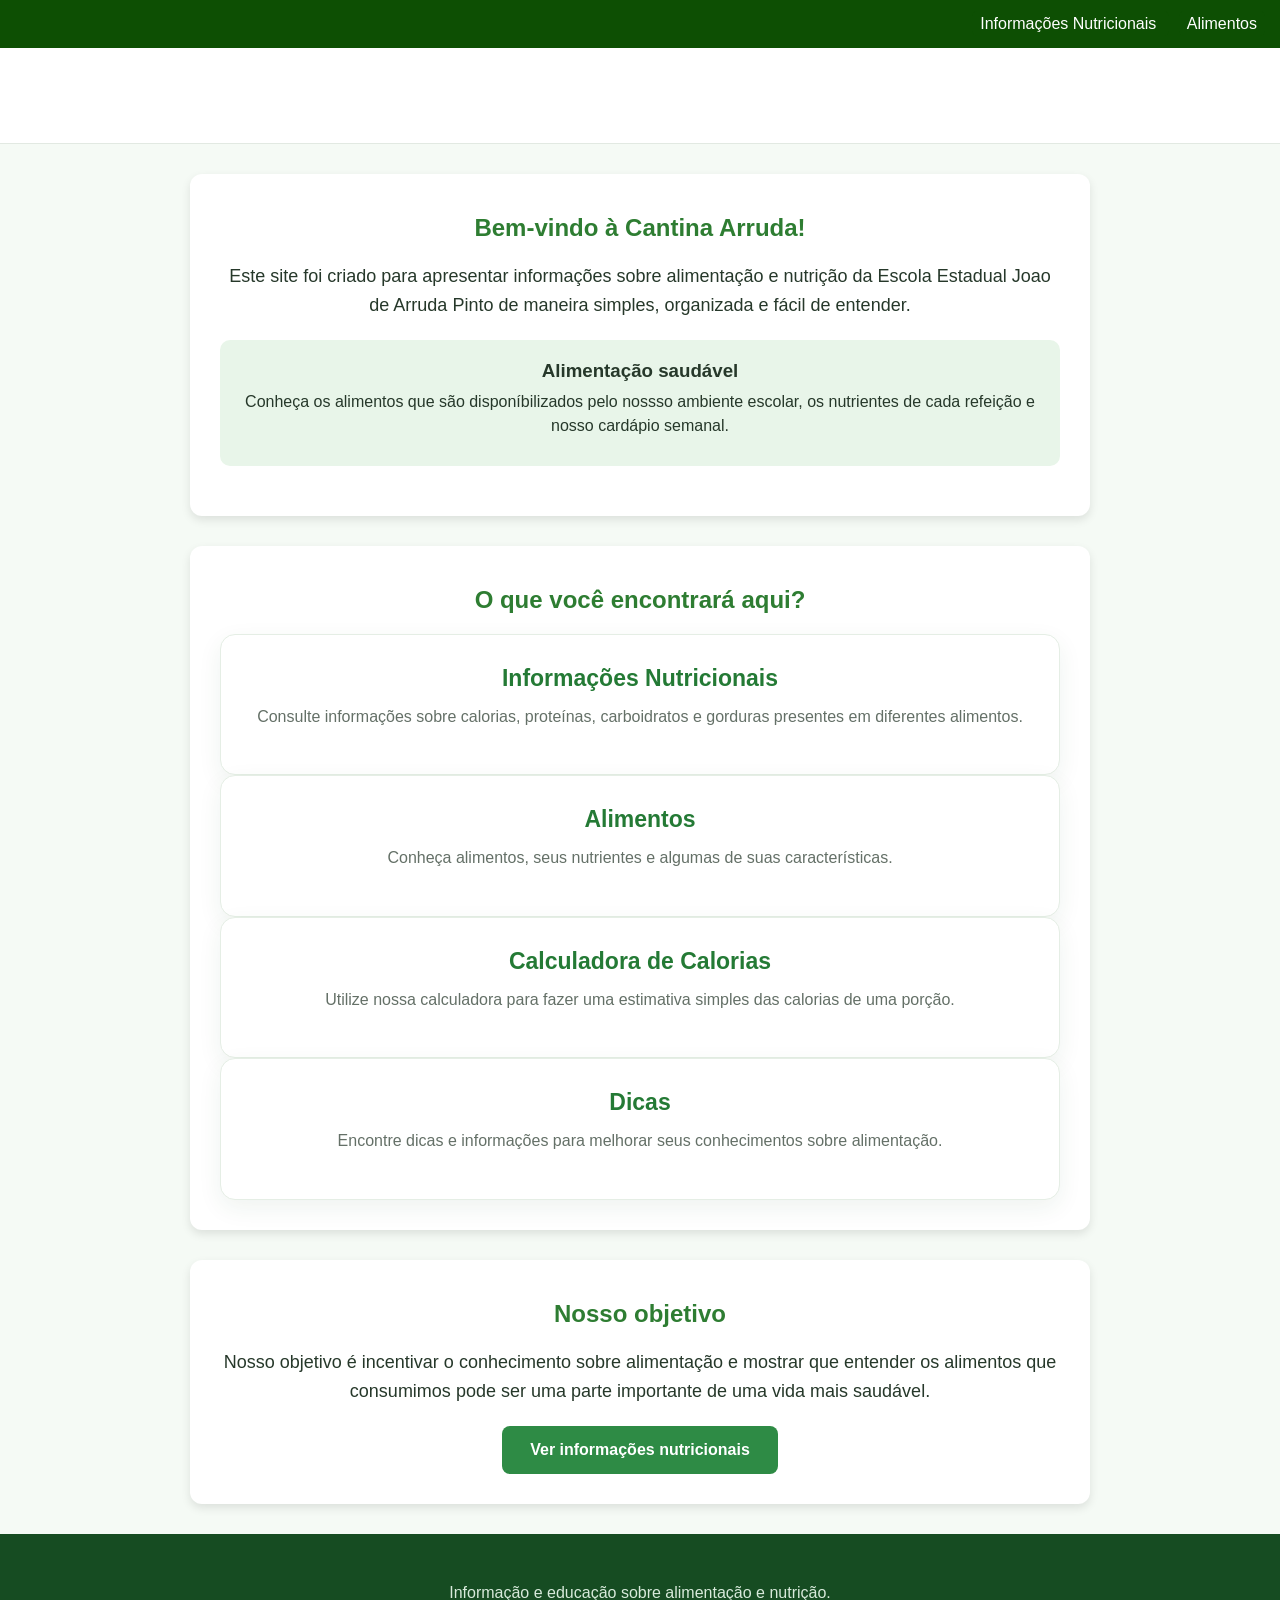
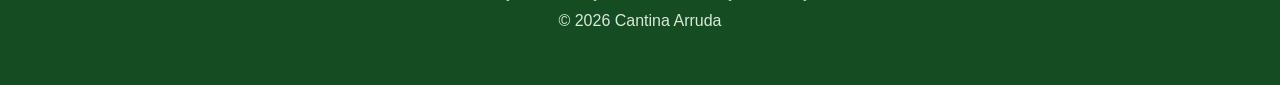
<file: index.html>
<!DOCTYPE html>
<html lang="pt-br">

<head>

    <meta charset="UTF-8">

    <meta name="viewport" content="width=device-width, initial-scale=1.0">

    <title>Início - Cantina Arruda</title>

    <link rel="stylesheet" href="style.css">

</head>


<body>


    

    <div class="topo">

        <a href="pagina2.html">
            Informações Nutricionais
        </a>

        <a href="pagina3.html">
            Alimentos
        </a>

    </div>



    

    <header>

        <h1>
            Cantina Arruda
        </h1>

        <p>
            Alimentação, nutrição e saúde
        </p>

    </header>



   

    <main>


        <div class="container">


            <h2>
                Bem-vindo à Cantina Arruda!
            </h2>


            <p class="info">

                Este site foi criado para apresentar informações
                sobre alimentação e nutrição da Escola Estadual Joao de Arruda Pinto de maneira simples,
                organizada e fácil de entender.

            </p>


            <div class="school">


                <h3>
                     Alimentação saudável
                </h3>


                <p>

                    Conheça os alimentos que são disponíbilizados pelo nossso ambiente escolar, os nutrientes de cada refeição e nosso cardápio semanal.

                </p>


            </div>


        </div>


        <div class="container">


            <h2>
                O que você encontrará aqui?
            </h2>


            <div class="menu">


                <div class="card">

                    <div class="emoji">
                        
                    </div>

                    <h3>
                        Informações Nutricionais
                    </h3>

                    <p>

                        Consulte informações sobre calorias,
                        proteínas, carboidratos e gorduras
                        presentes em diferentes alimentos.

                    </p>

                </div>



                <div class="card">

                   
                    <h3>
                        Alimentos
                    </h3>

                    <p>

                        Conheça alimentos, seus nutrientes
                        e algumas de suas características.

                    </p>

                </div>



                <div class="card">

                  
                    <h3>
                        Calculadora de Calorias
                    </h3>

                    <p>

                        Utilize nossa calculadora para fazer
                        uma estimativa simples das calorias
                        de uma porção.

                    </p>

                </div>



                <div class="card">

                   

                    <h3>
                        Dicas
                    </h3>

                    <p>

                        Encontre dicas e informações para
                        melhorar seus conhecimentos sobre
                        alimentação.

                    </p>

                </div>


            </div>


        </div>



        <div class="container">


            <h2>
                Nosso objetivo
            </h2>


            <p class="info">

                Nosso objetivo é incentivar o conhecimento
                sobre alimentação e mostrar que entender
                os alimentos que consumimos pode ser uma
                parte importante de uma vida mais saudável.

            </p>


            <a
                href="pagina2.html"
                class="botao"
            >

                Ver informações nutricionais

            </a>


        </div>


    </main>


    <footer>

       

        <p>
            Informação e educação sobre alimentação e nutrição.
        </p>


        <p>
            © 2026 Cantina Arruda
        </p>

    </footer>


</body>

</html>
</file>
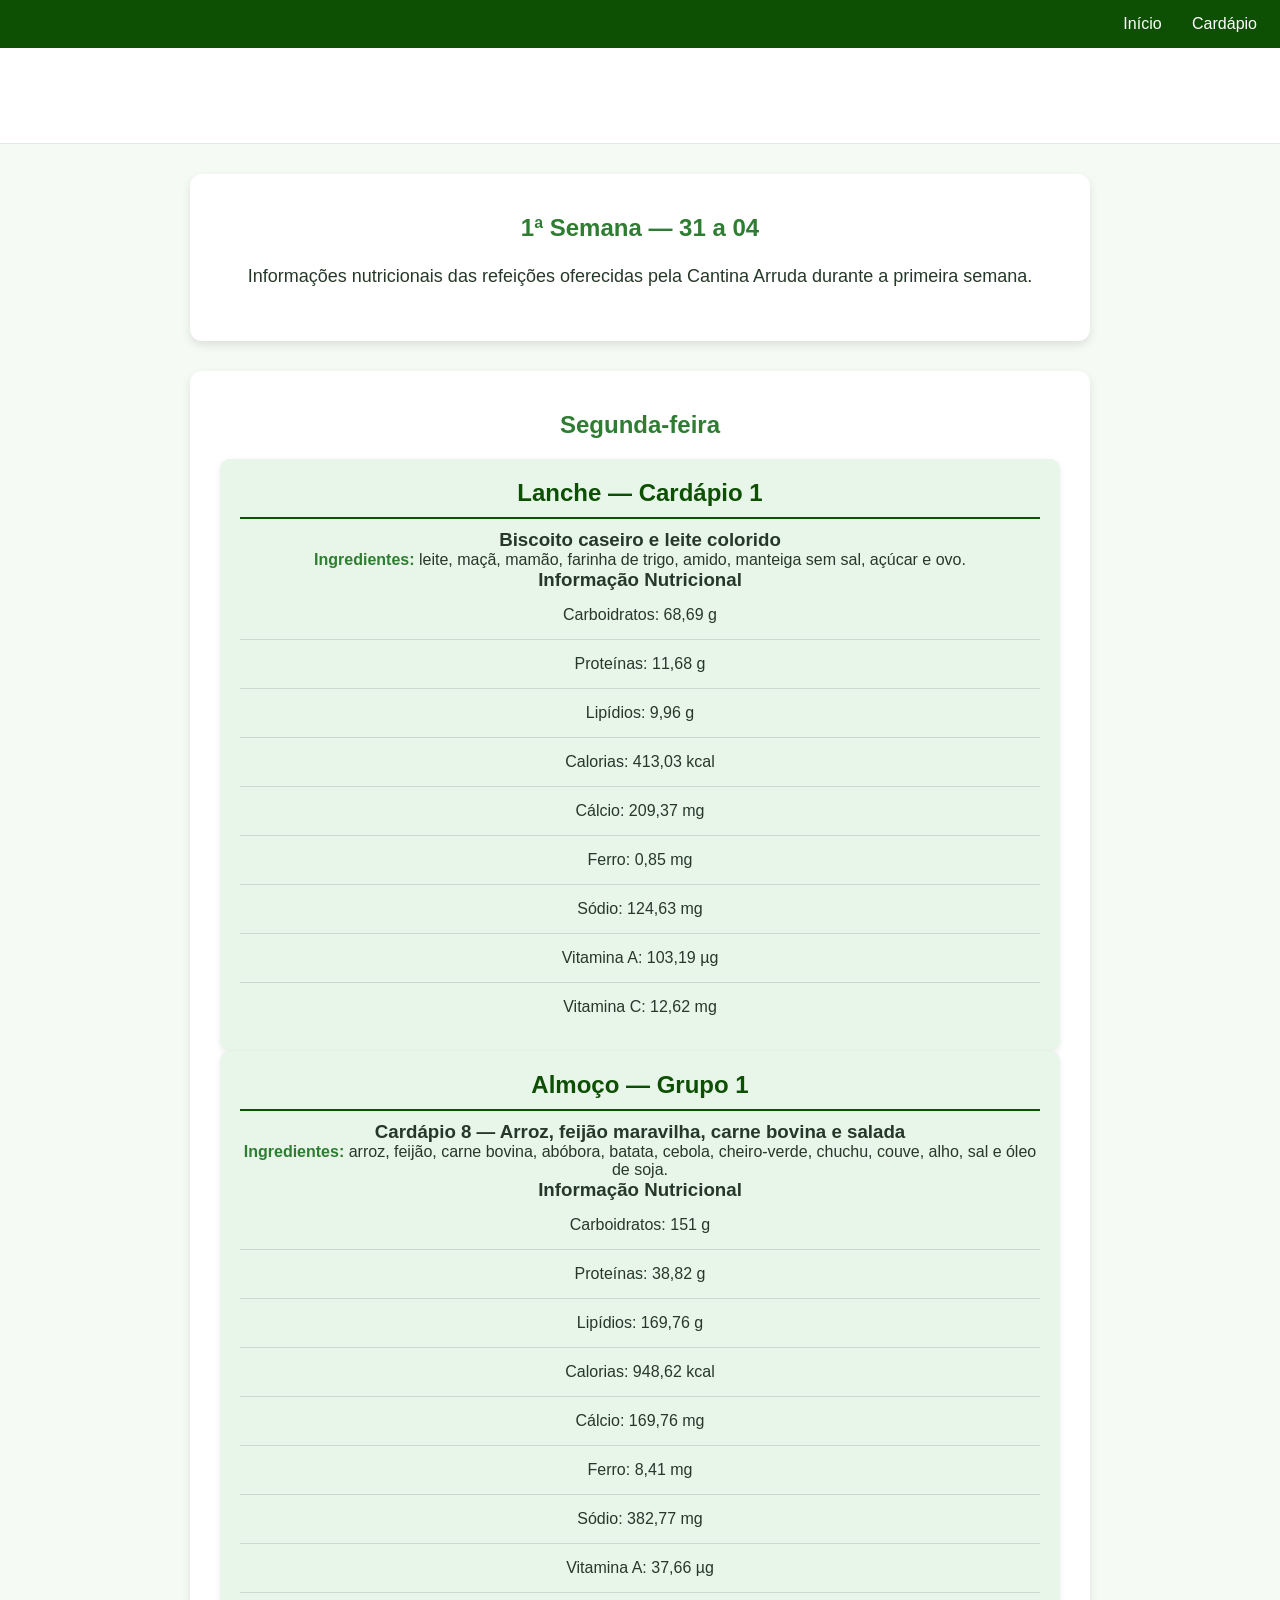
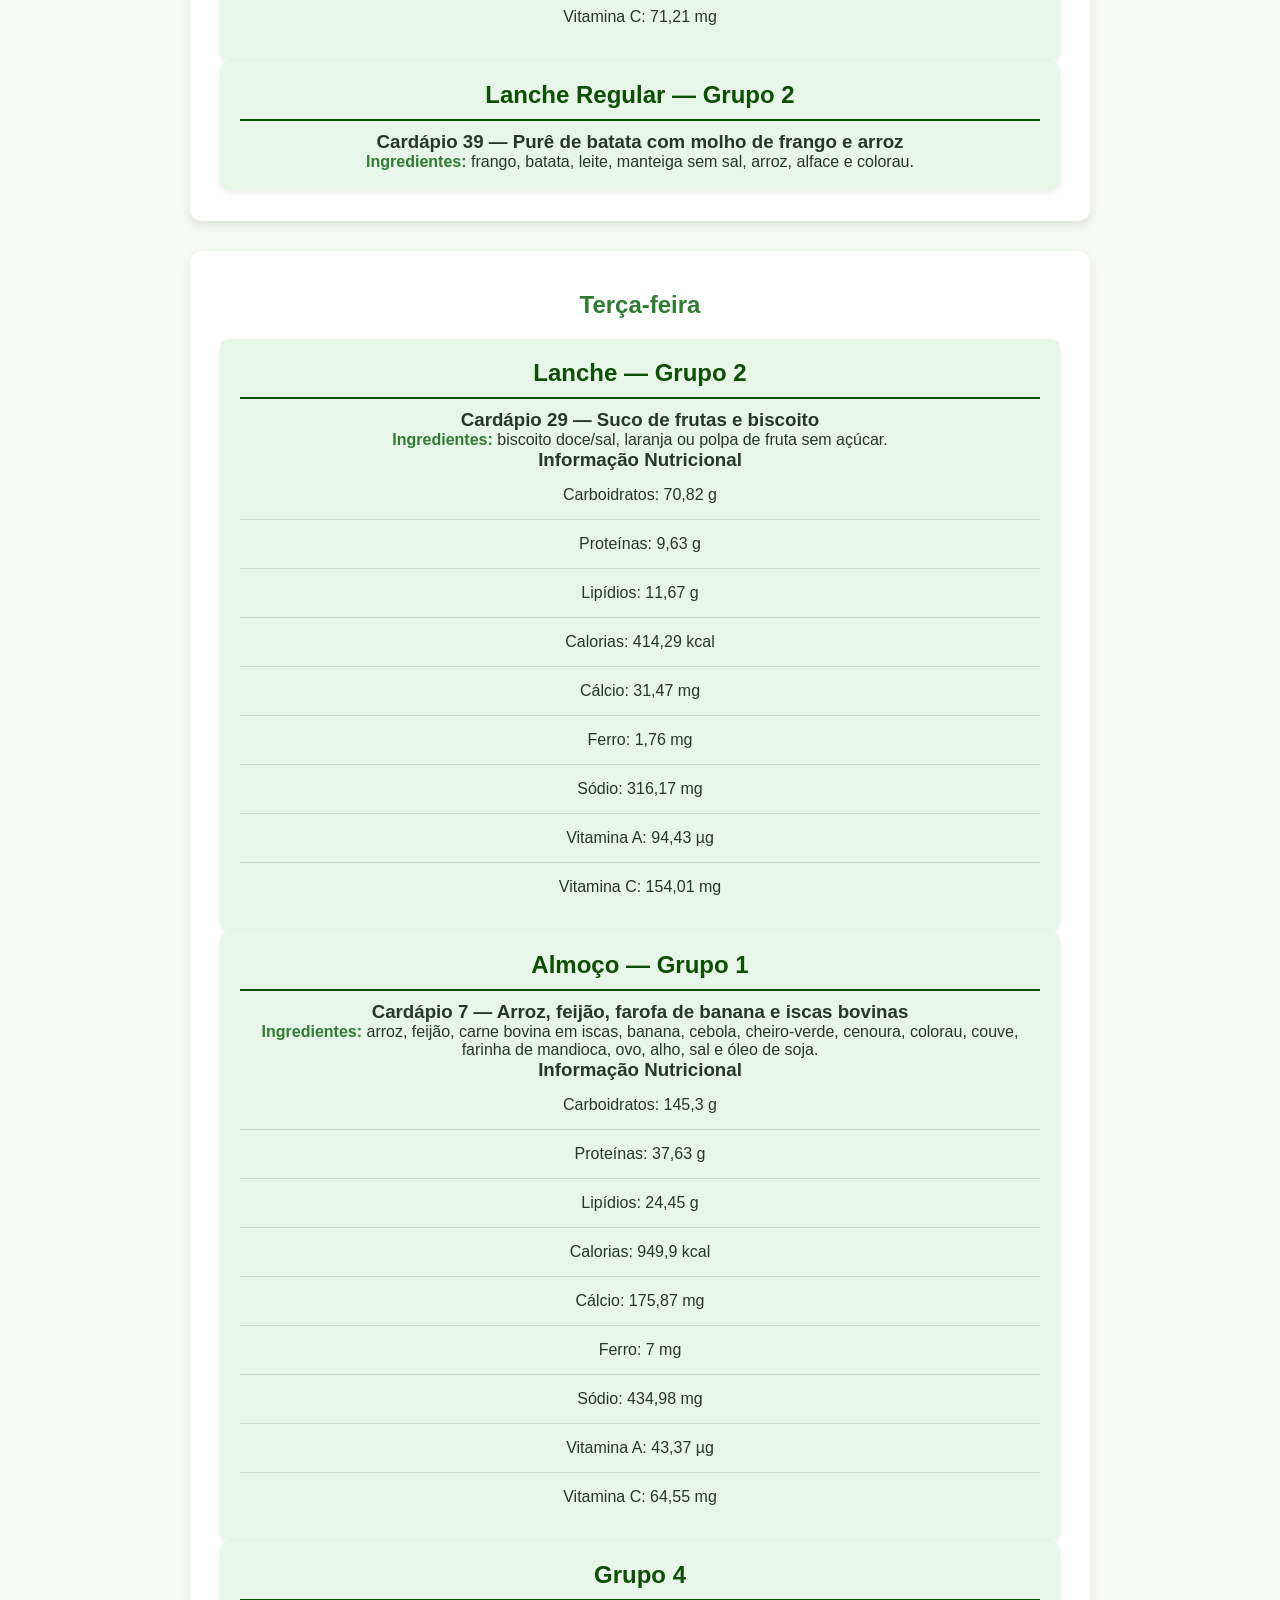
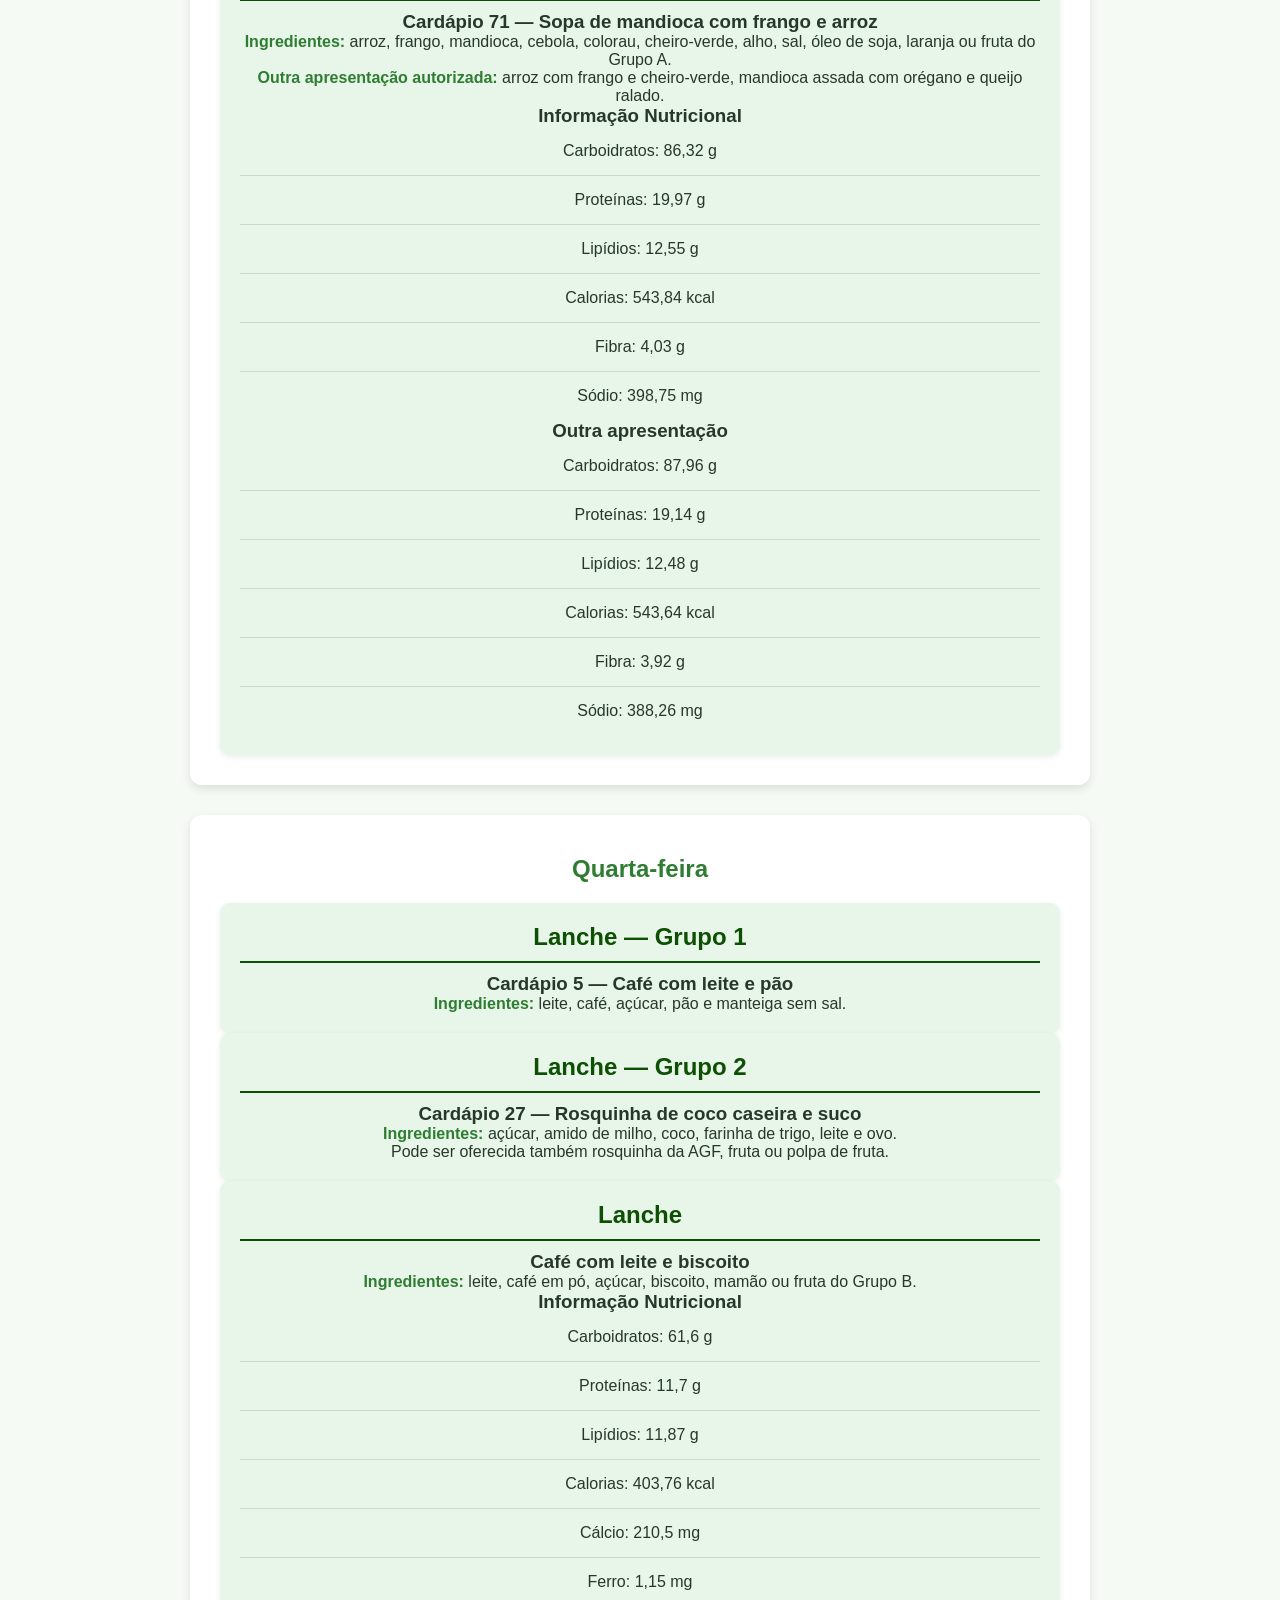
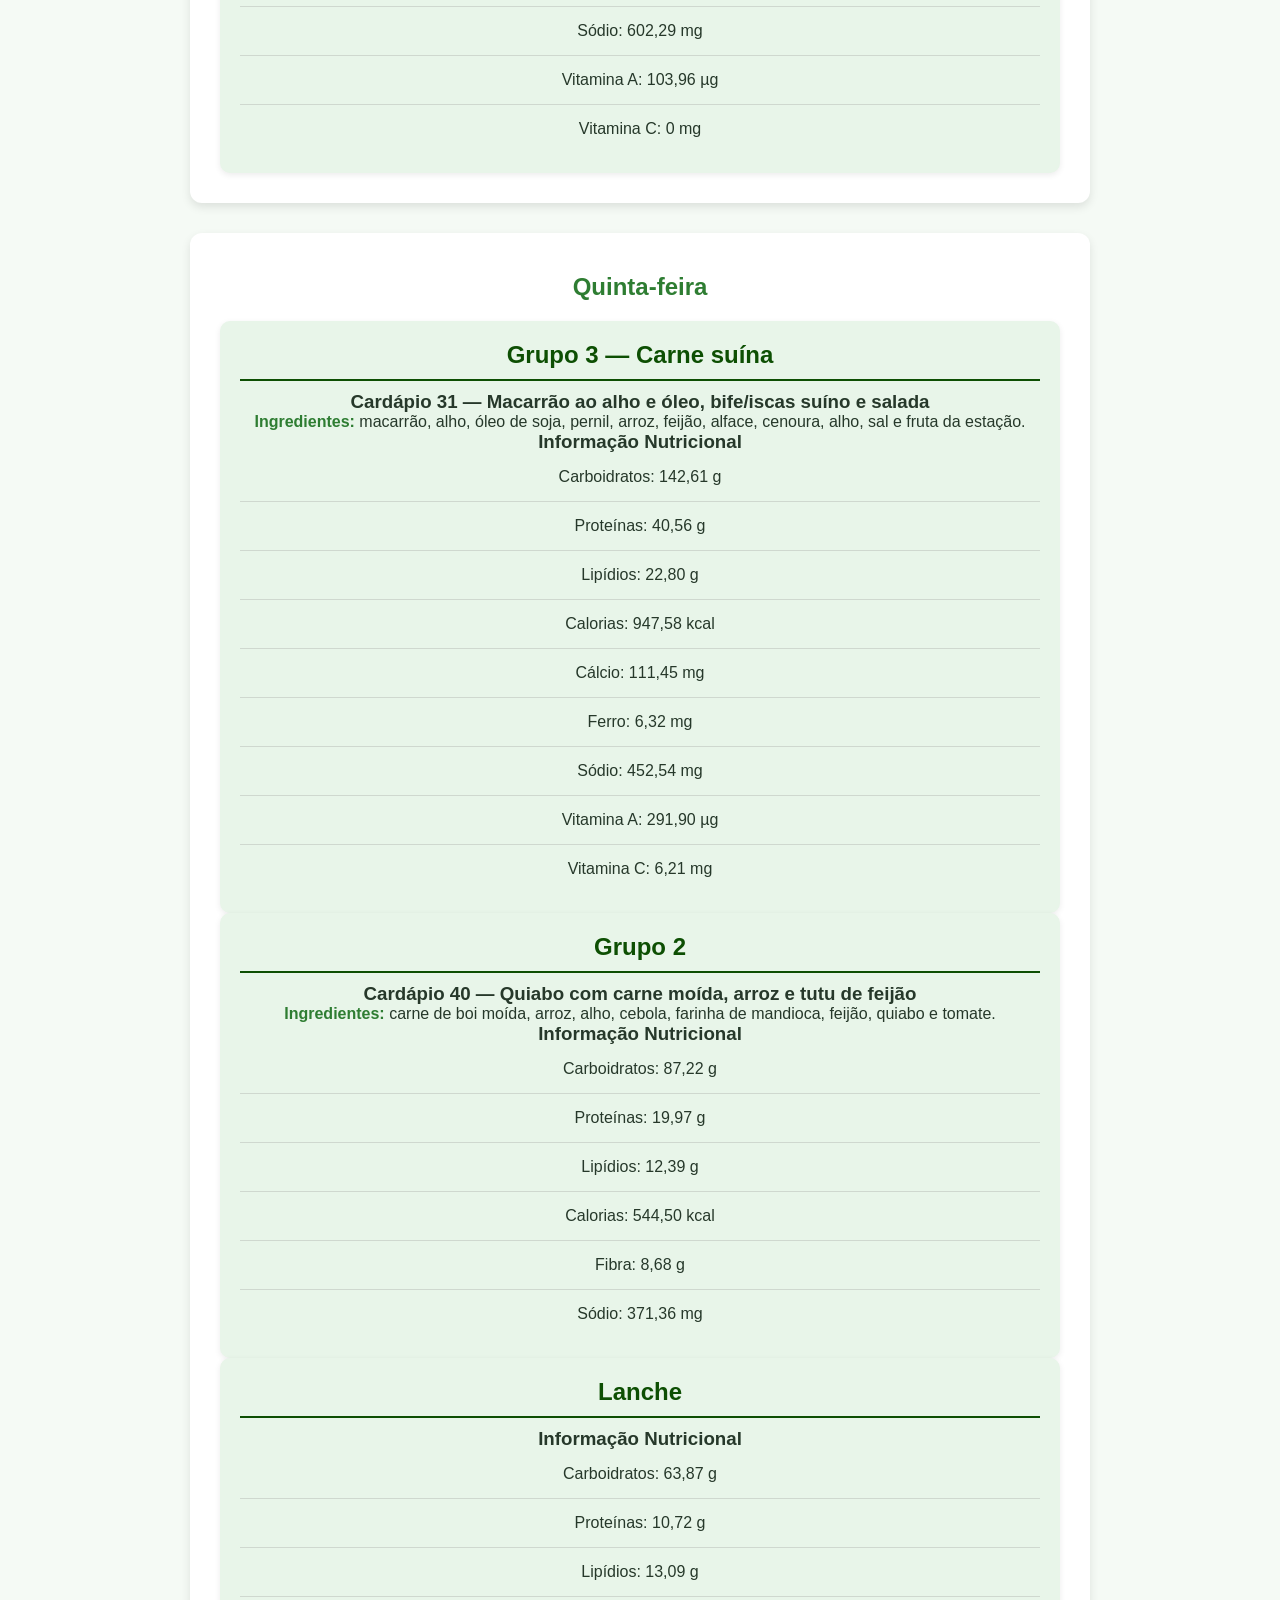
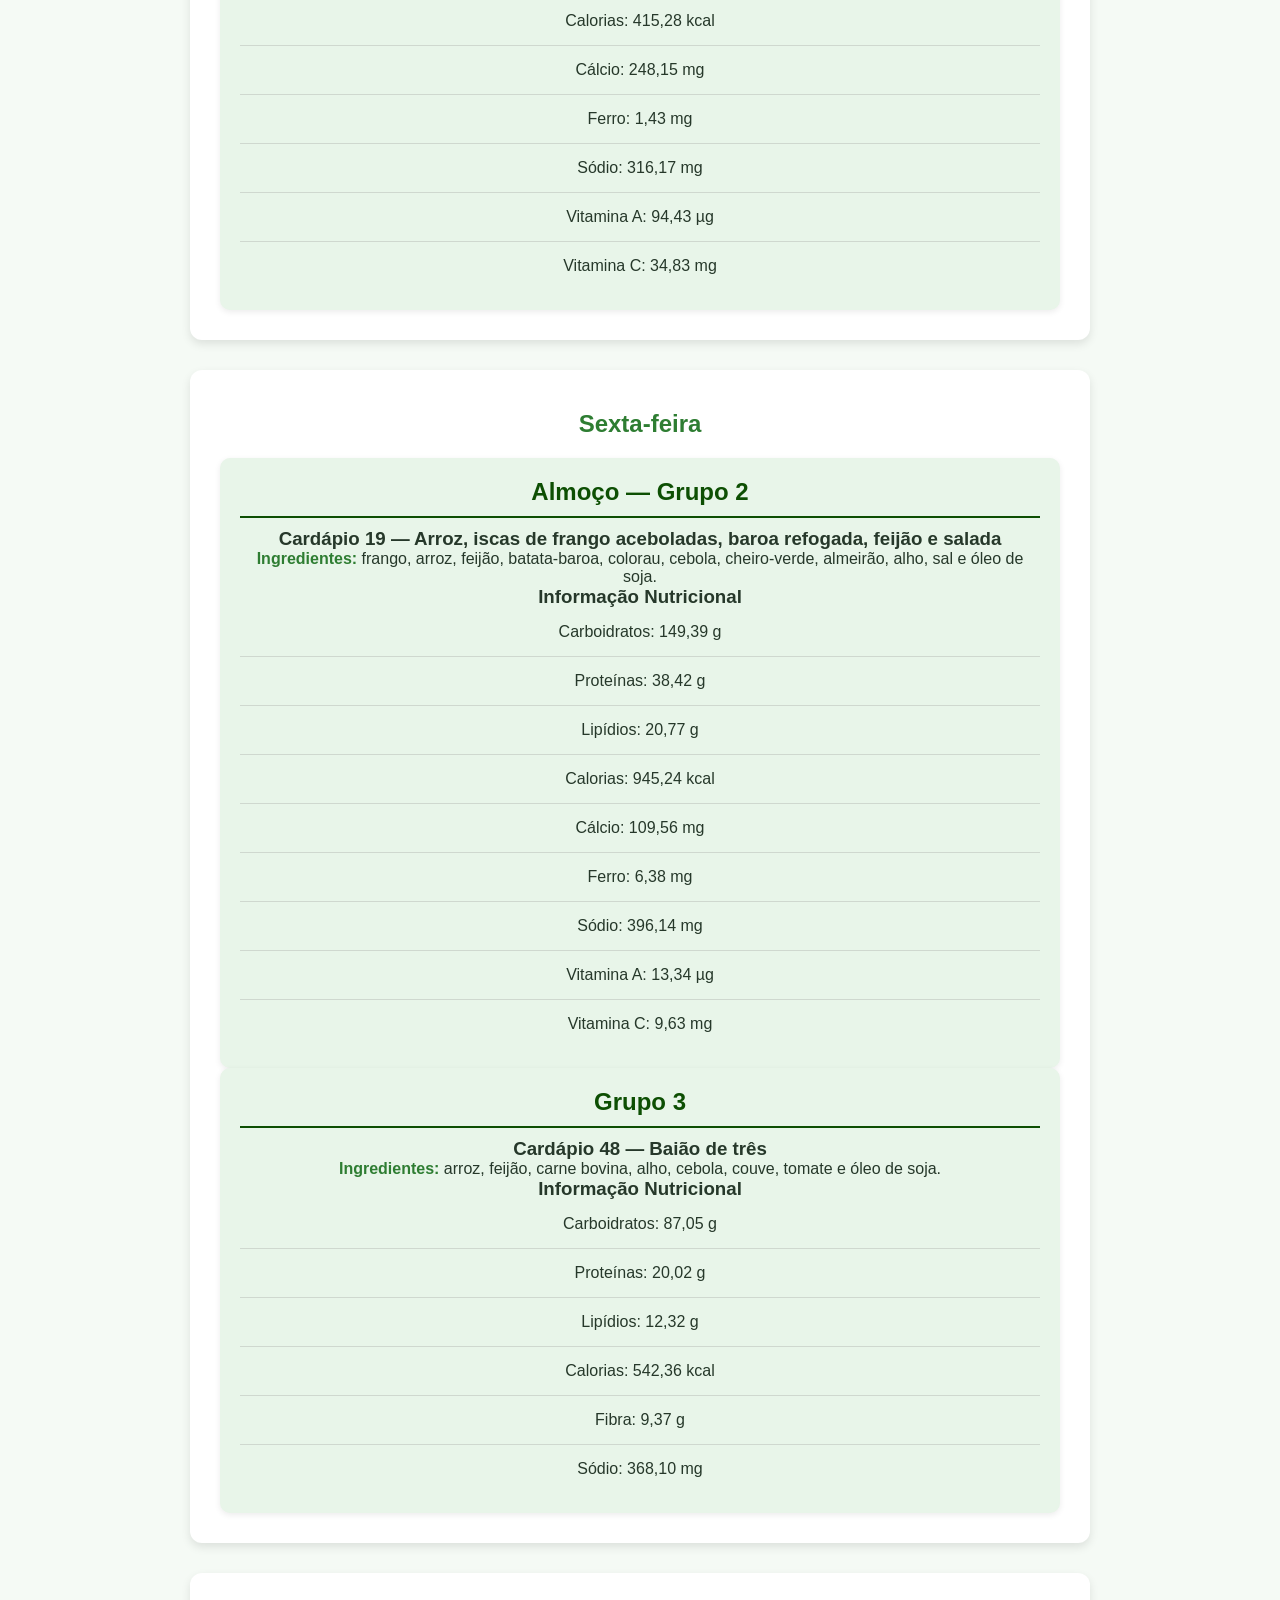
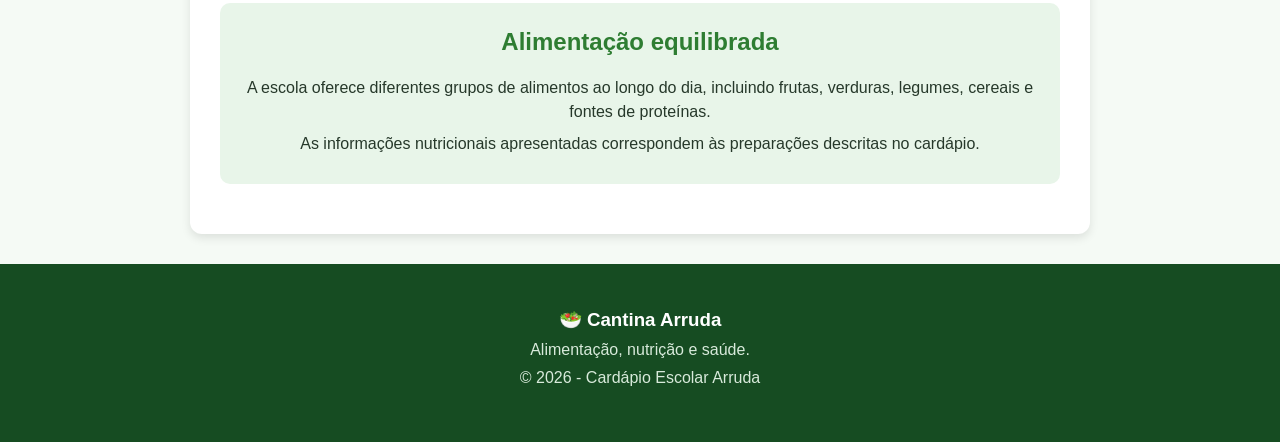
<file: pagina2.html>
<!DOCTYPE html>
<html lang="pt-br">

<head>

    <meta charset="UTF-8">

    <meta name="viewport" content="width=device-width, initial-scale=1.0">

    <title>Informações Nutricionais - Cantina Arruda</title>

    <link rel="stylesheet" href="style.css">

</head>

<body>

    
    <div class="topo">

        <a href="index.html">Início</a>

        <a href="pagina3.html">
            Cardápio
        </a>


    </div>


    
    <header>

        <h1>Informações Nutricionais</h1>

        <p>
            Confira os ingredientes e valores nutricionais das refeições.
        </p>

    </header>


    <main>

        <div class="container">

            <h2>1ª Semana — 31 a 04</h2>

            <p class="info">
                Informações nutricionais das refeições oferecidas pela
                Cantina Arruda durante a primeira semana.
            </p>

        </div>


        <div class="container">

            <h2>Segunda-feira</h2>



            <div class="categoria">

                <h2>Lanche — Cardápio 1</h2>

                <h3>Biscoito caseiro e leite colorido</h3>

                <p>
                    <strong>Ingredientes:</strong>
                    leite, maçã, mamão, farinha de trigo, amido,
                    manteiga sem sal, açúcar e ovo.
                </p>

                <h3>Informação Nutricional</h3>

                <ul>

                    <li>Carboidratos: 68,69 g</li>
                    <li>Proteínas: 11,68 g</li>
                    <li>Lipídios: 9,96 g</li>
                    <li>Calorias: 413,03 kcal</li>
                    <li>Cálcio: 209,37 mg</li>
                    <li>Ferro: 0,85 mg</li>
                    <li>Sódio: 124,63 mg</li>
                    <li>Vitamina A: 103,19 µg</li>
                    <li>Vitamina C: 12,62 mg</li>

                </ul>

            </div>


      

            <div class="categoria">

                <h2>Almoço — Grupo 1</h2>

                <h3>Cardápio 8 — Arroz, feijão maravilha, carne bovina e salada</h3>

                <p>
                    <strong>Ingredientes:</strong>
                    arroz, feijão, carne bovina, abóbora, batata,
                    cebola, cheiro-verde, chuchu, couve, alho,
                    sal e óleo de soja.
                </p>

                <h3>Informação Nutricional</h3>

                <ul>

                    <li>Carboidratos: 151 g</li>
                    <li>Proteínas: 38,82 g</li>
                    <li>Lipídios: 169,76 g</li>
                    <li>Calorias: 948,62 kcal</li>
                    <li>Cálcio: 169,76 mg</li>
                    <li>Ferro: 8,41 mg</li>
                    <li>Sódio: 382,77 mg</li>
                    <li>Vitamina A: 37,66 µg</li>
                    <li>Vitamina C: 71,21 mg</li>

                </ul>

            </div>

            <div class="categoria">

                <h2>Lanche Regular — Grupo 2</h2>

                <h3>Cardápio 39 — Purê de batata com molho de frango e arroz</h3>

                <p>
                    <strong>Ingredientes:</strong>
                    frango, batata, leite, manteiga sem sal,
                    arroz, alface e colorau.
                </p>

            </div>

        </div>


        <div class="container">

            <h2>Terça-feira</h2>


            <div class="categoria">

                <h2>Lanche — Grupo 2</h2>

                <h3>Cardápio 29 — Suco de frutas e biscoito</h3>

                <p>
                    <strong>Ingredientes:</strong>
                    biscoito doce/sal, laranja ou polpa de fruta
                    sem açúcar.
                </p>

                <h3>Informação Nutricional</h3>

                <ul>

                    <li>Carboidratos: 70,82 g</li>
                    <li>Proteínas: 9,63 g</li>
                    <li>Lipídios: 11,67 g</li>
                    <li>Calorias: 414,29 kcal</li>
                    <li>Cálcio: 31,47 mg</li>
                    <li>Ferro: 1,76 mg</li>
                    <li>Sódio: 316,17 mg</li>
                    <li>Vitamina A: 94,43 µg</li>
                    <li>Vitamina C: 154,01 mg</li>

                </ul>

            </div>


            <div class="categoria">

                <h2>Almoço — Grupo 1</h2>

                <h3>Cardápio 7 — Arroz, feijão, farofa de banana e iscas bovinas</h3>

                <p>
                    <strong>Ingredientes:</strong>
                    arroz, feijão, carne bovina em iscas, banana,
                    cebola, cheiro-verde, cenoura, colorau, couve,
                    farinha de mandioca, ovo, alho, sal e óleo de soja.
                </p>

                <h3>Informação Nutricional</h3>

                <ul>

                    <li>Carboidratos: 145,3 g</li>
                    <li>Proteínas: 37,63 g</li>
                    <li>Lipídios: 24,45 g</li>
                    <li>Calorias: 949,9 kcal</li>
                    <li>Cálcio: 175,87 mg</li>
                    <li>Ferro: 7 mg</li>
                    <li>Sódio: 434,98 mg</li>
                    <li>Vitamina A: 43,37 µg</li>
                    <li>Vitamina C: 64,55 mg</li>

                </ul>

            </div>


            <div class="categoria">

                <h2>Grupo 4</h2>

                <h3>Cardápio 71 — Sopa de mandioca com frango e arroz</h3>

                <p>
                    <strong>Ingredientes:</strong>
                    arroz, frango, mandioca, cebola, colorau,
                    cheiro-verde, alho, sal, óleo de soja,
                    laranja ou fruta do Grupo A.
                </p>

                <p>
                    <strong>Outra apresentação autorizada:</strong>
                    arroz com frango e cheiro-verde, mandioca assada
                    com orégano e queijo ralado.
                </p>

                <h3>Informação Nutricional</h3>

                <ul>

                    <li>Carboidratos: 86,32 g</li>
                    <li>Proteínas: 19,97 g</li>
                    <li>Lipídios: 12,55 g</li>
                    <li>Calorias: 543,84 kcal</li>
                    <li>Fibra: 4,03 g</li>
                    <li>Sódio: 398,75 mg</li>

                </ul>

                <h3>Outra apresentação</h3>

                <ul>

                    <li>Carboidratos: 87,96 g</li>
                    <li>Proteínas: 19,14 g</li>
                    <li>Lipídios: 12,48 g</li>
                    <li>Calorias: 543,64 kcal</li>
                    <li>Fibra: 3,92 g</li>
                    <li>Sódio: 388,26 mg</li>

                </ul>

            </div>

        </div>


        <div class="container">

            <h2>Quarta-feira</h2>


            <div class="categoria">

                <h2>Lanche — Grupo 1</h2>

                <h3>Cardápio 5 — Café com leite e pão</h3>

                <p>
                    <strong>Ingredientes:</strong>
                    leite, café, açúcar, pão e manteiga sem sal.
                </p>

            </div>


            <div class="categoria">

                <h2>Lanche — Grupo 2</h2>

                <h3>Cardápio 27 — Rosquinha de coco caseira e suco</h3>

                <p>
                    <strong>Ingredientes:</strong>
                    açúcar, amido de milho, coco, farinha de trigo,
                    leite e ovo.
                </p>

                <p>
                    Pode ser oferecida também rosquinha da AGF,
                    fruta ou polpa de fruta.
                </p>

            </div>


            <div class="categoria">

                <h2>Lanche</h2>

                <h3>Café com leite e biscoito</h3>

                <p>
                    <strong>Ingredientes:</strong>
                    leite, café em pó, açúcar, biscoito,
                    mamão ou fruta do Grupo B.
                </p>

                <h3>Informação Nutricional</h3>

                <ul>

                    <li>Carboidratos: 61,6 g</li>
                    <li>Proteínas: 11,7 g</li>
                    <li>Lipídios: 11,87 g</li>
                    <li>Calorias: 403,76 kcal</li>
                    <li>Cálcio: 210,5 mg</li>
                    <li>Ferro: 1,15 mg</li>
                    <li>Sódio: 602,29 mg</li>
                    <li>Vitamina A: 103,96 µg</li>
                    <li>Vitamina C: 0 mg</li>

                </ul>

            </div>

        </div>



        <div class="container">

            <h2>Quinta-feira</h2>


            <div class="categoria">

                <h2>Grupo 3 — Carne suína</h2>

                <h3>
                    Cardápio 31 — Macarrão ao alho e óleo,
                    bife/iscas suíno e salada
                </h3>

                <p>
                    <strong>Ingredientes:</strong>
                    macarrão, alho, óleo de soja, pernil, arroz,
                    feijão, alface, cenoura, alho, sal e fruta da estação.
                </p>

                <h3>Informação Nutricional</h3>

                <ul>

                    <li>Carboidratos: 142,61 g</li>
                    <li>Proteínas: 40,56 g</li>
                    <li>Lipídios: 22,80 g</li>
                    <li>Calorias: 947,58 kcal</li>
                    <li>Cálcio: 111,45 mg</li>
                    <li>Ferro: 6,32 mg</li>
                    <li>Sódio: 452,54 mg</li>
                    <li>Vitamina A: 291,90 µg</li>
                    <li>Vitamina C: 6,21 mg</li>

                </ul>

            </div>


            <div class="categoria">

                <h2>Grupo 2</h2>

                <h3>
                    Cardápio 40 — Quiabo com carne moída,
                    arroz e tutu de feijão
                </h3>

                <p>
                    <strong>Ingredientes:</strong>
                    carne de boi moída, arroz, alho, cebola,
                    farinha de mandioca, feijão, quiabo e tomate.
                </p>

                <h3>Informação Nutricional</h3>

                <ul>

                    <li>Carboidratos: 87,22 g</li>
                    <li>Proteínas: 19,97 g</li>
                    <li>Lipídios: 12,39 g</li>
                    <li>Calorias: 544,50 kcal</li>
                    <li>Fibra: 8,68 g</li>
                    <li>Sódio: 371,36 mg</li>

                </ul>

            </div>


            <div class="categoria">

                <h2>Lanche</h2>

                <h3>Informação Nutricional</h3>

                <ul>

                    <li>Carboidratos: 63,87 g</li>
                    <li>Proteínas: 10,72 g</li>
                    <li>Lipídios: 13,09 g</li>
                    <li>Calorias: 415,28 kcal</li>
                    <li>Cálcio: 248,15 mg</li>
                    <li>Ferro: 1,43 mg</li>
                    <li>Sódio: 316,17 mg</li>
                    <li>Vitamina A: 94,43 µg</li>
                    <li>Vitamina C: 34,83 mg</li>

                </ul>

            </div>

        </div>


  

        <div class="container">

            <h2>Sexta-feira</h2>


            <div class="categoria">

                <h2>Almoço — Grupo 2</h2>

                <h3>
                    Cardápio 19 — Arroz, iscas de frango aceboladas,
                    baroa refogada, feijão e salada
                </h3>

                <p>
                    <strong>Ingredientes:</strong>
                    frango, arroz, feijão, batata-baroa, colorau,
                    cebola, cheiro-verde, almeirão, alho, sal
                    e óleo de soja.
                </p>

                <h3>Informação Nutricional</h3>

                <ul>

                    <li>Carboidratos: 149,39 g</li>
                    <li>Proteínas: 38,42 g</li>
                    <li>Lipídios: 20,77 g</li>
                    <li>Calorias: 945,24 kcal</li>
                    <li>Cálcio: 109,56 mg</li>
                    <li>Ferro: 6,38 mg</li>
                    <li>Sódio: 396,14 mg</li>
                    <li>Vitamina A: 13,34 µg</li>
                    <li>Vitamina C: 9,63 mg</li>

                </ul>

            </div>


            <div class="categoria">

                <h2>Grupo 3</h2>

                <h3>Cardápio 48 — Baião de três</h3>

                <p>
                    <strong>Ingredientes:</strong>
                    arroz, feijão, carne bovina, alho,
                    cebola, couve, tomate e óleo de soja.
                </p>

                <h3>Informação Nutricional</h3>

                <ul>

                    <li>Carboidratos: 87,05 g</li>
                    <li>Proteínas: 20,02 g</li>
                    <li>Lipídios: 12,32 g</li>
                    <li>Calorias: 542,36 kcal</li>
                    <li>Fibra: 9,37 g</li>
                    <li>Sódio: 368,10 mg</li>

                </ul>

            </div>

        </div>


        <div class="container">

            <div class="school">

                <h2>Alimentação equilibrada</h2>

                <p>
                    A escola oferece diferentes grupos de alimentos
                    ao longo do dia, incluindo frutas, verduras,
                    legumes, cereais e fontes de proteínas.
                </p>

                <p>
                    As informações nutricionais apresentadas
                    correspondem às preparações descritas no cardápio.
                </p>

            </div>

        </div>

    </main>


    <footer>

        <h3>🥗 Cantina Arruda</h3>

        <p>
            Alimentação, nutrição e saúde.
        </p>

        <p>
            © 2026 - Cardápio Escolar Arruda
        </p>

    </footer>

</body>

</html>
</file>
<file: style.css>
* {
    margin: 0;
    padding: 0;
    box-sizing: border-box;
}




body {

    margin: 0;

    font-family: Georgia, "Times New Roman", serif;

    background-color: #f4fff4;

    color: #26352a;

}




.topo {

    background-color: #0d4f03;

    padding: 15px;

    text-align: right;

}


.topo a {

    color: white;

    text-decoration: none;

    margin-left: 10px;

    background: #0d4f03;

    padding: 4px 8px;

    border-radius: 5px;

}


.topo a:hover {

    background: #688cb3;

}




header {

    background-color: #0d4f03;

    color: white;

    text-align: center;

    padding: 35px;

}


header h1 {

    font-size: 40px;

    margin-bottom: 10px;

}


header p {

    font-size: 18px;

}




.container {

    max-width: 900px;

    margin: 30px auto;

    background: white;

    padding: 30px;

    border-radius: 12px;

    box-shadow:
        0 4px 10px rgba(0, 0, 0, 0.1);

    text-align: center;

}


h2 {

    color: #2e7d32;

    margin-top: 10px;

    margin-bottom: 20px;

    font-weight: bold;

}


.info {

    margin-bottom: 20px;

    font-size: 18px;

    line-height: 1.6;

}




.school {

    background-color: #e8f5e9;

    padding: 20px;

    border-radius: 10px;

    margin-bottom: 20px;

}


.school h2 {

    margin-top: 5px;

}


.school p {

    margin: 8px 0;

    line-height: 1.5;

}



.cardapio {

    display: grid;

    grid-template-columns:
        repeat(2, 1fr);

    gap: 20px;

    margin-top: 20px;

}


.categoria {

    background-color: #e8f5e9;

    border-radius: 10px;

    padding: 20px;

    box-shadow:
        0 2px 6px rgba(0, 0, 0, 0.08);

    transition: 0.3s;

}


.categoria:hover {

    transform: translateY(-4px);

    box-shadow:
        0 5px 12px rgba(0, 0, 0, 0.12);

}


.categoria h2 {

    text-align: center;

    color: #0d4f03;

    border-bottom:
        2px solid #0d4f03;

    padding-bottom: 10px;

    margin-top: 0;

    margin-bottom: 10px;

}


.categoria ul {

    list-style: none;

    padding: 0;

}


.categoria li {

    padding: 12px 5px;

    border-bottom:
        1px solid #cfd8cf;

    line-height: 1.5;

}


.categoria li:last-child {

    border-bottom: none;

}


.categoria strong {

    color: #2e7d32;

}



footer {

    text-align: center;

    padding: 25px;

    background-color: #2e7d32;

    color: white;

    margin-top: 30px;

}


footer h3 {

    margin-bottom: 10px;

}


footer p {

    margin: 5px;

}




@media (max-width: 700px) {

    .topo {

        text-align: center;

    }


    .topo a {

        display: inline-block;

        margin: 3px;

    }


    header h1 {

        font-size: 30px;

    }


    .cardapio {

        grid-template-columns: 1fr;

    }


    .container {

        margin: 20px 10px;

        padding: 20px;

    }

}





header {
    background: linear-gradient(135deg, #2e7d32, #66bb6a);
    color: white;

    padding: 20px 8%;

    display: flex;
    justify-content: space-between;
    align-items: center;
}

.logo {
    font-size: 28px;
    font-weight: bold;
}

nav a {
    color: white;
    text-decoration: none;

    margin-left: 25px;

    font-weight: bold;
}

nav a:hover {
    text-decoration: underline;
}




.hero {
    min-height: 450px;

    display: flex;
    align-items: center;
    justify-content: space-between;

    padding: 60px 8%;

    background-color: #e8f5e9;
}

.hero-text {
    max-width: 600px;
}

.hero h1 {
    font-size: 48px;
    color: #1b5e20;

    margin-bottom: 20px;
}

.hero p {
    font-size: 19px;

    line-height: 1.7;

    margin-bottom: 25px;
}

.button {
    display: inline-block;

    background-color: #2e7d32;

    color: white;

    padding: 14px 25px;

    border-radius: 8px;

    text-decoration: none;

    font-weight: bold;
}

.button:hover {
    background-color: #1b5e20;
}

.hero-icon {
    font-size: 150px;
}



section {
    padding: 60px 8%;
}

section h2 {
    text-align: center;

    color: #1b5e20;

    font-size: 34px;

    margin-bottom: 15px;
}

.subtitle {
    text-align: center;

    margin-bottom: 40px;

    color: #607064;
}




.cards {
    display: grid;

    grid-template-columns:
        repeat(auto-fit, minmax(220px, 1fr));

    gap: 25px;
}

.card {
    background-color: white;

    border-radius: 15px;

    padding: 25px;

    text-align: center;

    box-shadow: 0 5px 20px rgba(0, 0, 0, 0.08);

    transition: 0.3s;
}

.card:hover {
    transform: translateY(-7px);
}

.food-icon {
    font-size: 70px;

    margin-bottom: 15px;
}

.card h3 {
    color: #2e7d32;

    margin-bottom: 10px;
}

.card p {
    color: #59645b;

    line-height: 1.5;
}


.nutrition {
    background-color: white;
}

.nutrition-table {
    max-width: 800px;

    margin: auto;

    overflow-x: auto;

    border-radius: 15px;

    box-shadow: 0 5px 20px rgba(0, 0, 0, 0.08);
}

table {
    width: 100%;

    border-collapse: collapse;

    background-color: white;
}

th {
    background-color: #2e7d32;

    color: white;

    padding: 16px;
}

td {
    padding: 15px;

    text-align: center;

    border-bottom: 1px solid #ddd;
}

tr:hover {
    background-color: #f1f8f2;
}




.calculator {
    max-width: 600px;

    margin: auto;

    background-color: white;

    padding: 30px;

    border-radius: 15px;

    box-shadow: 0 5px 20px rgba(0, 0, 0, 0.08);
}

.calculator label {
    display: block;

    margin-bottom: 8px;

    font-weight: bold;
}

.calculator input {
    width: 100%;

    padding: 12px;

    margin-bottom: 20px;

    border: 1px solid #ccc;

    border-radius: 7px;

    font-size: 16px;
}

.calculator button {
    width: 100%;

    padding: 14px;

    background-color: #2e7d32;

    color: white;

    border: none;

    border-radius: 7px;

    font-size: 16px;

    font-weight: bold;

    cursor: pointer;
}

.calculator button:hover {
    background-color: #1b5e20;
}

#resultado {
    margin-top: 20px;

    text-align: center;

    font-size: 20px;

    font-weight: bold;

    color: #2e7d32;
}



.tips {
    background-color: #e8f5e9;
}

.tips-list {
    max-width: 800px;

    margin: auto;
}

.tip {
    background-color: white;

    padding: 20px;

    margin-bottom: 15px;

    border-radius: 10px;

    border-left: 5px solid #43a047;
}

.tip h3 {
    color: #2e7d32;

    margin-bottom: 8px;
}




footer {
    background-color: #1b5e20;

    color: white;

    text-align: center;

    padding: 30px;
}




@media (max-width: 700px) {

    header {
        flex-direction: column;
        gap: 15px;
    }

    nav a {
        margin: 0 8px;
    }

    .hero {
        flex-direction: column;
        text-align: center;
    }

    .hero h1 {
        font-size: 36px;
    }

    .hero-icon {
        font-size: 100px;
        margin-top: 30px;
    }
}


* {
    margin: 0;
    padding: 0;
    box-sizing: border-box;
}

html {
    scroll-behavior: smooth;
}

body {
    font-family: Arial, Helvetica, sans-serif;

    background: #f5faf5;

    color: #26382a;
}



header {
    width: 100%;

    background: #ffffff;

    padding: 20px 8%;

    display: flex;

    justify-content: space-between;

    align-items: center;

    border-bottom: 1px solid #e2e9e2;

    position: sticky;

    top: 0;

    z-index: 100;
}

.logo {
    color: #247a35;

    font-size: 27px;

    font-weight: bold;
}

nav {
    display: flex;

    gap: 25px;
}

nav a {
    color: #354c3a;

    text-decoration: none;

    font-weight: bold;

    transition: 0.3s;
}

nav a:hover {
    color: #2e8b45;
}




.inicio {
    min-height: 600px;

    padding: 80px 8%;

    display: flex;

    align-items: center;

    justify-content: space-between;

    background:
        linear-gradient(
            120deg,
            #e8f7e9,
            #f8fff8
        );
}

.inicio-texto {
    max-width: 650px;
}

.tag {
    display: inline-block;

    color: #287b38;

    font-size: 13px;

    font-weight: bold;

    letter-spacing: 2px;

    margin-bottom: 20px;
}

.inicio h1 {
    color: #185c27;

    font-size: 52px;

    line-height: 1.15;

    margin-bottom: 25px;
}

.inicio p {
    color: #5b6c5e;

    font-size: 18px;

    line-height: 1.8;

    margin-bottom: 30px;
}

.botao {
    display: inline-block;

    background: #2e8b45;

    color: white;

    padding: 15px 28px;

    border-radius: 8px;

    text-decoration: none;

    font-weight: bold;

    transition: 0.3s;
}

.botao:hover {
    background: #1f6c31;

    transform: translateY(-2px);
}

.inicio-imagem {
    font-size: 120px;

    letter-spacing: 10px;
}




section {
    padding: 80px 8%;
}

section h2 {
    text-align: center;

    color: #185c27;

    font-size: 36px;

    margin-bottom: 15px;
}

.subtitulo {
    text-align: center;

    color: #68776b;

    font-size: 17px;

    margin-bottom: 45px;
}




.cards {
    max-width: 1200px;

    margin: auto;

    display: grid;

    grid-template-columns:
        repeat(3, 1fr);

    gap: 25px;
}

.card {
    background: white;

    padding: 30px;

    border-radius: 15px;

    text-align: center;

    border: 1px solid #e5eee5;

    box-shadow:
        0 8px 25px rgba(30, 80, 40, 0.07);

    transition: 0.3s;
}

.card:hover {
    transform: translateY(-8px);

    box-shadow:
        0 15px 35px rgba(30, 80, 40, 0.13);
}

.icone {
    font-size: 65px;

    margin-bottom: 15px;
}

.card h3 {
    color: #247a35;

    font-size: 23px;

    margin-bottom: 12px;
}

.card p {
    color: #647067;

    line-height: 1.6;

    margin-bottom: 15px;
}

.card strong {
    color: #2e8b45;

    font-size: 14px;
}




.secao-verde {
    background: #eaf7eb;
}

.tabela-container {
    max-width: 1000px;

    margin: auto;

    background: white;

    border-radius: 15px;

    overflow-x: auto;

    box-shadow:
        0 8px 25px rgba(30, 80, 40, 0.08);
}

table {
    width: 100%;

    border-collapse: collapse;

    min-width: 700px;
}

th {
    background: #287b38;

    color: white;

    padding: 18px;

    text-align: center;
}

td {
    padding: 17px;

    text-align: center;

    border-bottom: 1px solid #e4e9e4;

    color: #536156;
}

tbody tr:hover {
    background: #f1f8f2;
}




.calculadora {
    max-width: 600px;

    margin: auto;

    background: white;

    padding: 35px;

    border-radius: 15px;

    box-shadow:
        0 8px 30px rgba(30, 80, 40, 0.1);
}

.campo {
    margin-bottom: 22px;
}

.campo label {
    display: block;

    margin-bottom: 8px;

    color: #354c3a;

    font-weight: bold;
}

.campo input {
    width: 100%;

    padding: 14px;

    border: 1px solid #ccd8cd;

    border-radius: 8px;

    outline: none;

    font-size: 16px;

    transition: 0.3s;
}

.campo input:focus {
    border-color: #2e8b45;

    box-shadow:
        0 0 0 3px rgba(46, 139, 69, 0.1);
}

.calculadora button {
    width: 100%;

    border: none;

    background: #287b38;

    color: white;

    padding: 15px;

    border-radius: 8px;

    font-size: 16px;

    font-weight: bold;

    cursor: pointer;

    transition: 0.3s;
}

.calculadora button:hover {
    background: #1f632d;
}

.resultado {
    margin-top: 25px;

    padding: 18px;

    background: #edf8ee;

    border-radius: 8px;

    color: #287b38;

    text-align: center;

    font-size: 17px;
}

.resultado.erro {
    background: #ffeded;

    color: #c0392b;
}




.secao-dicas {
    background: #ffffff;
}

.dicas-container {
    max-width: 1000px;

    margin: auto;

    display: grid;

    grid-template-columns:
        repeat(2, 1fr);

    gap: 20px;
}

.dica {
    display: flex;

    gap: 18px;

    padding: 25px;

    background: #f5faf5;

    border-radius: 12px;

    border-left: 5px solid #43a653;
}

.dica > span {
    font-size: 38px;
}

.dica h3 {
    color: #247a35;

    margin-bottom: 8px;
}

.dica p {
    color: #667268;

    line-height: 1.6;
}


footer {
    background: #164c22;

    color: white;

    text-align: center;

    padding: 45px 8%;
}

.logo-footer {
    font-size: 26px;

    font-weight: bold;

    margin-bottom: 15px;
}

footer p {
    color: #d8eadb;

    margin-bottom: 10px;
}

footer small {
    color: #abc8af;
}



@media (max-width: 900px) {

    .inicio {
        flex-direction: column;

        text-align: center;

        gap: 50px;
    }

    .inicio h1 {
        font-size: 42px;
    }

    .inicio-imagem {
        font-size: 80px;
    }

    .cards {
        grid-template-columns:
            repeat(2, 1fr);
    }

}


@media (max-width: 650px) {

    header {
        flex-direction: column;

        gap: 18px;
    }

    nav {
        gap: 12px;

        flex-wrap: wrap;

        justify-content: center;
    }

    nav a {
        font-size: 14px;
    }

    .inicio {
        padding: 60px 6%;
    }

    .inicio h1 {
        font-size: 35px;
    }

    section {
        padding: 60px 6%;
    }

    section h2 {
        font-size: 30px;
    }

    .cards {
        grid-template-columns: 1fr;
    }

    .dicas-container {
        grid-template-columns: 1fr;
    }

    .inicio-imagem {
        font-size: 60px;
    }

}
</file>
